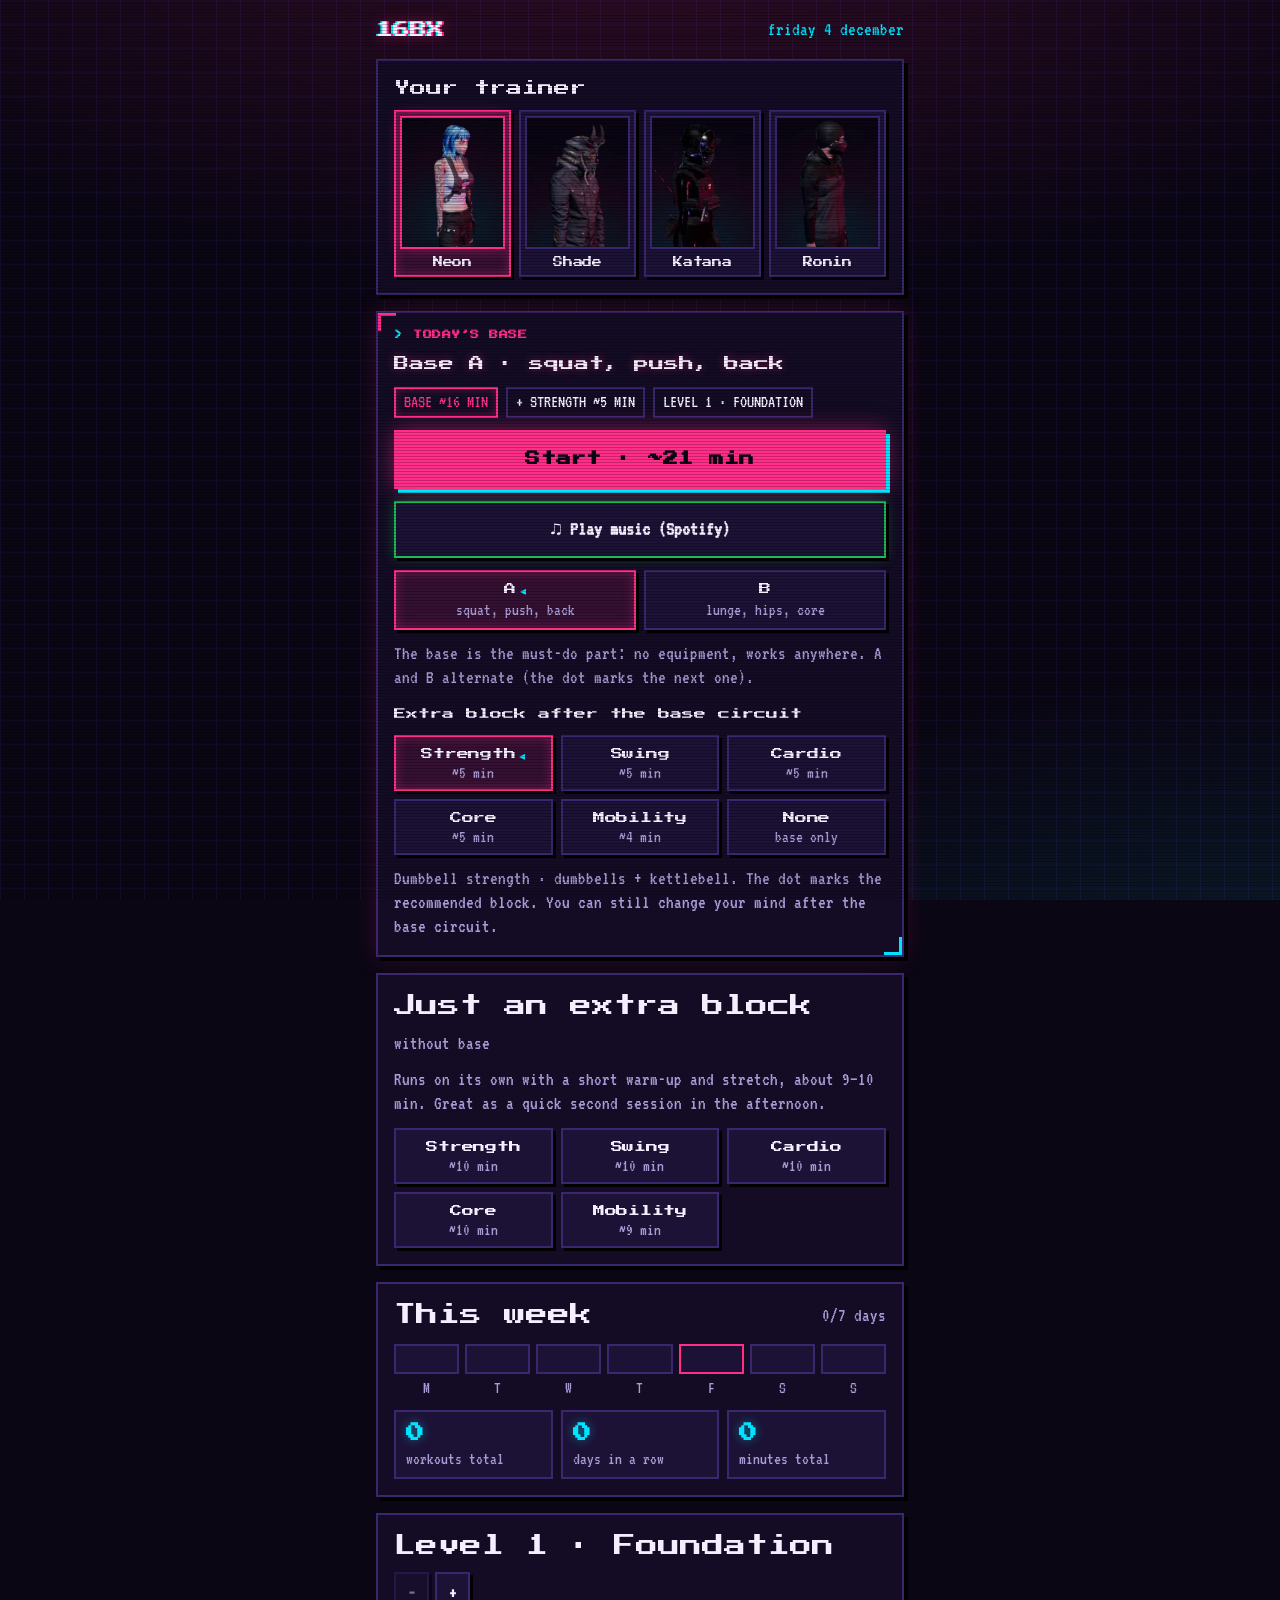
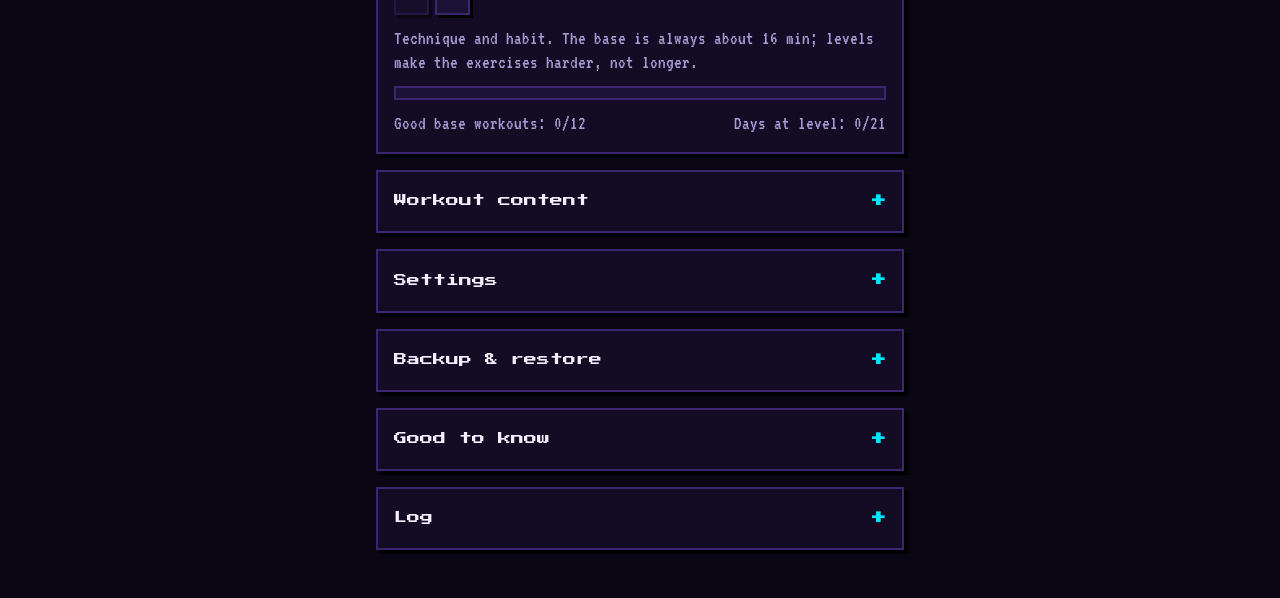
<file: index.html>
<!DOCTYPE html>
<html lang="hu">
<head>
<meta charset="utf-8">
<meta name="viewport" content="width=device-width, initial-scale=1, viewport-fit=cover">
<title>16BX</title>
<meta name="description" content="Napi 15–20 perces otthoni edzés időzítővel, offline is.">
<meta name="theme-color" content="#0A0614">
<meta name="color-scheme" content="dark">
<link rel="manifest" href="manifest.webmanifest">
<link rel="icon" type="image/png" sizes="32x32" href="icons/favicon-32.png">
<link rel="apple-touch-icon" sizes="180x180" href="icons/apple-touch-icon.png">
<meta name="apple-mobile-web-app-capable" content="yes">
<meta name="mobile-web-app-capable" content="yes">
<meta name="apple-mobile-web-app-status-bar-style" content="black-translucent">
<meta name="apple-mobile-web-app-title" content="16BX">
<link rel="preload" href="fonts/press-start-2p-latin-400-normal.woff2" as="font" type="font/woff2" crossorigin>
<link rel="preload" href="fonts/vt323-latin-400-normal.woff2" as="font" type="font/woff2" crossorigin>
<link rel="stylesheet" href="css/fonts.css">
<link rel="stylesheet" href="css/style.css">
<link rel="stylesheet" href="css/neon.css">
</head>
<body>
<main id="home" aria-live="polite"></main>
<section id="player" class="hidden" aria-label="Edzés"></section>
<div id="sheet" class="sheet hidden"></div>
<video id="nosleep" muted playsinline loop style="position:fixed;width:1px;height:1px;opacity:0;pointer-events:none" src="[data-uri]"></video>
<script src="js/figure.js"></script>
<script src="js/figure3d.js" data-model="models/neon.glb"></script>
<script src="js/data.js"></script>
<script src="js/i18n.js"></script>
<script src="js/app.js"></script>
</body>
</html>
</file>
<file: css/fonts.css>
/* Önállóan hosztolt pixelbetűk (Press Start 2P, VT323 – SIL OFL 1.1), latin + latin-ext */
/* press-start-2p-latin-ext-400-normal */
@font-face {
  font-family: 'Press Start 2P';
  font-style: normal;
  font-display: swap;
  font-weight: 400;
  src: url(../fonts/press-start-2p-latin-ext-400-normal.woff2) format('woff2');
  unicode-range: U+0100-02BA,U+02BD-02C5,U+02C7-02CC,U+02CE-02D7,U+02DD-02FF,U+0304,U+0308,U+0329,U+1D00-1DBF,U+1E00-1E9F,U+1EF2-1EFF,U+2020,U+20A0-20AB,U+20AD-20C0,U+2113,U+2C60-2C7F,U+A720-A7FF;
}
/* press-start-2p-latin-400-normal */
@font-face {
  font-family: 'Press Start 2P';
  font-style: normal;
  font-display: swap;
  font-weight: 400;
  src: url(../fonts/press-start-2p-latin-400-normal.woff2) format('woff2');
  unicode-range: U+0000-00FF,U+0131,U+0152-0153,U+02BB-02BC,U+02C6,U+02DA,U+02DC,U+0304,U+0308,U+0329,U+2000-206F,U+20AC,U+2122,U+2191,U+2193,U+2212,U+2215,U+FEFF,U+FFFD;
}
/* vt323-latin-ext-400-normal */
@font-face {
  font-family: 'VT323';
  font-style: normal;
  font-display: swap;
  font-weight: 400;
  src: url(../fonts/vt323-latin-ext-400-normal.woff2) format('woff2');
  unicode-range: U+0100-02BA,U+02BD-02C5,U+02C7-02CC,U+02CE-02D7,U+02DD-02FF,U+0304,U+0308,U+0329,U+1D00-1DBF,U+1E00-1E9F,U+1EF2-1EFF,U+2020,U+20A0-20AB,U+20AD-20C0,U+2113,U+2C60-2C7F,U+A720-A7FF;
}
/* vt323-latin-400-normal */
@font-face {
  font-family: 'VT323';
  font-style: normal;
  font-display: swap;
  font-weight: 400;
  src: url(../fonts/vt323-latin-400-normal.woff2) format('woff2');
  unicode-range: U+0000-00FF,U+0131,U+0152-0153,U+02BB-02BC,U+02C6,U+02DA,U+02DC,U+0304,U+0308,U+0329,U+2000-206F,U+20AC,U+2122,U+2191,U+2193,U+2212,U+2215,U+FEFF,U+FFFD;
}
</file>
<file: css/style.css>
:root {
  /* Egy vizuális világ: sötét edzőterem-kijelző. Munka = narancs, pihenő = kék. */
  --bg: #0F1317; --surface: #181E25; --surface2: #202833; --line: #2C3540;
  --text: #EEF2F5; --muted: #93A0AD; --accent: #FF8A3D; --rest: #4FB3D9; --ok: #5CC98A; --warn: #F2C14E; --err: #E5605A;
  --fig: #EEF2F5; --fig-far: #56636F; --metal: #B9C4CE;
  --display: "Barlow Condensed", "Arial Narrow", system-ui, sans-serif;
  --body: "Barlow", system-ui, -apple-system, "Segoe UI", Roboto, sans-serif;
  color-scheme: dark;
}
* { box-sizing: border-box; }
html, body { height: 100%; margin: 0; }
body { background: var(--bg); color: var(--text); font: 16px/1.45 var(--body); -webkit-tap-highlight-color: transparent;
  padding: env(safe-area-inset-top) env(safe-area-inset-right) env(safe-area-inset-bottom) env(safe-area-inset-left); }
button { font: inherit; color: inherit; cursor: pointer; }
button:focus-visible, summary:focus-visible, input:focus-visible { outline: 2px solid var(--accent); outline-offset: 2px; }
h1, h2, h3 { font-family: var(--display); font-weight: 700; letter-spacing: .01em; margin: 0; text-wrap: balance; }
.num { font-variant-numeric: tabular-nums; }
.hidden { display: none !important; }

/* ---------- KEZDŐLAP ---------- */
#home { max-width: 560px; margin: 0 auto; padding: 18px 16px 48px; display: grid; gap: 16px; }
.top { display: flex; justify-content: space-between; align-items: baseline; gap: 12px; }
.top h1 { font-size: 30px; }
.top .date { color: var(--muted); font-size: 14px; }
.card { background: var(--surface); border: 1px solid var(--line); border-radius: 14px; padding: 16px; display: grid; gap: 12px; }
.today { border-color: color-mix(in srgb, var(--accent) 45%, var(--line)); }
.eyebrow { font-size: 12px; text-transform: uppercase; letter-spacing: .08em; color: var(--muted); font-weight: 600; }
.today h2 { font-size: 28px; line-height: 1.1; }
.meta { display: flex; flex-wrap: wrap; gap: 8px; }
.pill { font-size: 13px; padding: 3px 10px; border-radius: 99px; background: var(--surface2); color: var(--text); border: 1px solid var(--line); }
.pill.accent { border-color: var(--accent); color: var(--accent); }
.btn { border: 0; border-radius: 12px; padding: 14px 18px; font-weight: 600; font-size: 17px; background: var(--surface2); border: 1px solid var(--line); }
.btn.primary { background: var(--accent); color: #1A0E05; border-color: var(--accent); font-family: var(--display); font-size: 22px; letter-spacing: .03em; padding: 14px; }
.btn.small { padding: 8px 12px; font-size: 14px; border-radius: 10px; }
.btn:disabled { opacity: .45; cursor: default; }
.chips { display: grid; grid-template-columns: repeat(4, 1fr); gap: 8px; }
.chip { background: var(--surface2); border: 1px solid var(--line); border-radius: 10px; padding: 8px 4px; text-align: center; display: grid; gap: 0; }
.chip b { font-family: var(--display); font-size: 20px; }
.chip span { font-size: 12px; color: var(--muted); }
.chip[aria-pressed="true"] { border-color: var(--accent); background: color-mix(in srgb, var(--accent) 14%, var(--surface2)); }
.chip.next b::after { content: " •"; color: var(--accent); }
.stats { display: grid; grid-template-columns: repeat(3, 1fr); gap: 8px; }
.stat { background: var(--surface2); border-radius: 10px; padding: 10px; }
.stat b { display: block; font-family: var(--display); font-size: 28px; line-height: 1; }
.stat span { font-size: 12px; color: var(--muted); }
.week { display: grid; grid-template-columns: repeat(7, 1fr); gap: 6px; text-align: center; font-size: 12px; color: var(--muted); }
.week i { display: block; height: 28px; border-radius: 8px; background: var(--surface2); border: 1px solid var(--line); margin-bottom: 3px; font-style: normal; line-height: 26px; color: var(--bg); font-weight: 700; font-family: var(--display); font-size: 15px; }
.week i.done { background: var(--ok); border-color: var(--ok); }
.week i.today { border-color: var(--accent); }
.bar { height: 8px; background: var(--surface2); border-radius: 99px; overflow: hidden; }
.bar > div { height: 100%; background: var(--ok); border-radius: 99px; width: 0; transition: width .3s; }
.row { display: flex; justify-content: space-between; align-items: center; gap: 10px; flex-wrap: wrap; }
.muted { color: var(--muted); font-size: 14px; }
.plan { display: grid; gap: 4px; }
.plan h3 { font-size: 18px; margin-top: 8px; color: var(--muted); font-weight: 600; }
.plan button { display: flex; justify-content: space-between; gap: 10px; background: none; border: 0; border-bottom: 1px solid var(--line); padding: 9px 2px; text-align: left; }
.plan button span:last-child { color: var(--muted); white-space: nowrap; }
.plan button:active { background: var(--surface2); }
.set { display: flex; justify-content: space-between; align-items: center; gap: 12px; padding: 6px 0; }
.set label { flex: 1; }
.set small { display: block; color: var(--muted); font-size: 13px; }
.switch { appearance: none; width: 50px; height: 30px; border-radius: 99px; background: var(--surface2); border: 1px solid var(--line); position: relative; flex: none; cursor: pointer; }
.switch::after { content: ""; position: absolute; top: 3px; left: 3px; width: 22px; height: 22px; border-radius: 50%; background: var(--muted); transition: .2s; }
.switch:checked { background: var(--accent); border-color: var(--accent); }
.switch:checked::after { left: 23px; background: #1A0E05; }
details { border-top: 1px solid var(--line); padding: 10px 0 0; }
details:first-of-type { border-top: 0; padding-top: 0; }
summary { cursor: pointer; font-weight: 600; padding: 4px 0; }
details p, details li { color: #C9D2DA; font-size: 15px; }
details ul { padding-left: 20px; margin: 6px 0; }
.log { display: grid; gap: 6px; font-size: 14px; }
.log div { display: flex; justify-content: space-between; gap: 8px; border-bottom: 1px solid var(--line); padding-bottom: 6px; }
.notice { border-left: 3px solid var(--warn); padding: 8px 12px; background: color-mix(in srgb, var(--warn) 10%, var(--surface)); border-radius: 0 10px 10px 0; font-size: 15px; }
.notice.ok { border-color: var(--ok); background: color-mix(in srgb, var(--ok) 10%, var(--surface)); }
.notice.err { border-color: var(--err); background: color-mix(in srgb, var(--err) 12%, var(--surface)); }
.version { font-size: 12px; opacity: .8; }
.install { border-color: color-mix(in srgb, var(--rest) 50%, var(--line)); }
.bkbtns { display: grid; grid-template-columns: 1fr 1fr; gap: 8px; }
.bkbtns .btn { min-height: 44px; }
.visually-hidden { position: absolute !important; width: 1px; height: 1px; padding: 0; margin: -1px; overflow: hidden; clip: rect(0 0 0 0); white-space: nowrap; border: 0; opacity: 0; }
.bktext { width: 100%; min-height: 140px; resize: vertical; background: var(--bg); color: var(--text); border: 1px solid var(--line); border-radius: 10px; padding: 10px;
  font: 12px/1.4 ui-monospace, SFMono-Regular, Menlo, Consolas, monospace; }
.bktext:focus-visible { outline: 2px solid var(--accent); outline-offset: 2px; }
.bksum { display: grid; gap: 6px; font-size: 15px; }
.bksum div { display: flex; justify-content: space-between; gap: 10px; border-bottom: 1px solid var(--line); padding-bottom: 6px; }
.bksum span { color: var(--muted); }
.bksum b { text-align: right; font-weight: 600; }
.updbar { position: fixed; z-index: 30; left: calc(env(safe-area-inset-left) + 12px); right: calc(env(safe-area-inset-right) + 12px);
  bottom: calc(env(safe-area-inset-bottom) + 12px); max-width: 536px; margin: 0 auto; display: flex; align-items: center; justify-content: space-between; gap: 12px;
  background: var(--surface2); border: 1px solid var(--line); border-radius: 14px; padding: 10px 12px 10px 16px; box-shadow: 0 8px 24px rgb(0 0 0 / .45); font-weight: 600; }
.updbar .btn { background: var(--accent); border-color: var(--accent); color: #1A0E05; flex: none; }

/* ---------- LEJÁTSZÓ ---------- */
#player { position: fixed; inset: 0; background: var(--bg); display: grid; grid-template-rows: auto auto 1fr auto; z-index: 10;
  padding: calc(env(safe-area-inset-top) + 10px) 16px calc(env(safe-area-inset-bottom) + 14px); max-width: 640px; margin: 0 auto; }
.ptop { display: flex; align-items: center; gap: 10px; }
.ptop .x { background: var(--surface2); border: 1px solid var(--line); border-radius: 10px; width: 42px; height: 42px; font-size: 20px; flex: none; }
.ptop .where { flex: 1; min-width: 0; }
.ptop .where div { font-size: 13px; color: var(--muted); white-space: nowrap; overflow: hidden; text-overflow: ellipsis; }
.ptop .listbtn { flex: none; }
.prog { height: 4px; background: var(--surface2); border-radius: 9px; margin: 10px 0 6px; overflow: hidden; }
.prog div { height: 100%; background: var(--accent); width: 0; }
.stage { display: grid; grid-template-rows: auto auto minmax(120px, 1fr) auto; gap: 6px; min-height: 0; text-align: center; }
.phase { justify-self: center; font-family: var(--display); font-size: 17px; letter-spacing: .14em; padding: 3px 14px; border-radius: 99px; background: var(--accent); color: #1A0E05; }
.phase.rest { background: var(--rest); }
.phase.trans { background: var(--surface2); color: var(--text); border: 1px solid var(--line); }
.exname { font-size: clamp(24px, 7vw, 34px); line-height: 1.05; }
.exname .kg { font-family: var(--body); font-size: 15px; font-weight: 600; color: var(--accent); margin-top: 4px; letter-spacing: 0; }
.fig { min-height: 0; display: flex; align-items: center; justify-content: center; }
.fig svg { width: 100%; height: 100%; max-height: 34vh; }
.fg-near, .fg-far { fill: none; stroke-linecap: round; stroke-linejoin: round; stroke-width: 7; }
.fg-near { stroke: var(--fig); } .fg-far { stroke: var(--fig-far); }
.fg-head { fill: var(--fig); }
.fg-ground { stroke: var(--line); stroke-width: 3; }
.fg-kb path { stroke: var(--metal); stroke-width: 4; } .fg-kb circle { fill: var(--metal); }
.fg-db circle { fill: var(--metal); } .fg-db .hole { fill: var(--bg); } .fg-db.far circle { fill: var(--fig-far); }
.fg-box { fill: var(--surface2); stroke: var(--line); }
.rest-mode .fg-near { stroke: color-mix(in srgb, var(--fig) 70%, var(--rest)); }
.timer { font-family: var(--display); font-size: clamp(64px, 22vw, 108px); line-height: .95; font-weight: 700; }
.timer.over { color: var(--warn); }
.side { font-size: 15px; color: var(--muted); min-height: 22px; }
.side b { color: var(--text); }
.cues { text-align: left; margin: 2px 0 0; padding-left: 18px; font-size: 15px; color: #C9D2DA; display: grid; gap: 2px; }
.easy { text-align: left; font-size: 14px; color: var(--muted); }
.easy b { color: var(--warn); font-weight: 600; }
.stepbar { height: 6px; border-radius: 9px; background: var(--surface2); overflow: hidden; }
.stepbar div { height: 100%; background: var(--accent); width: 0; }
.rest-mode .stepbar div, .rest-mode .prog div { background: var(--rest); }
.ctrls { display: grid; grid-template-columns: 1fr 1fr 1.5fr 1fr; gap: 8px; margin-top: 10px; }
.ctrls button { background: var(--surface2); border: 1px solid var(--line); border-radius: 14px; padding: 10px 4px; display: grid; justify-items: center; gap: 2px; font-size: 12px; color: var(--muted); }
.ctrls button svg { width: 26px; height: 26px; fill: var(--text); }
.ctrls .play { background: var(--accent); border-color: var(--accent); color: #1A0E05; font-weight: 600; }
.ctrls .play svg { fill: #1A0E05; width: 32px; height: 32px; }
.rest-mode .ctrls .play { background: var(--rest); border-color: var(--rest); }
.subctrls { display: flex; gap: 8px; justify-content: center; margin-top: 8px; min-height: 38px; }
.info-scroll { overflow-y: auto; min-height: 0; display: grid; gap: 6px; align-content: start; }

/* ---------- LISTA / MODÁL ---------- */
.sheet { position: fixed; inset: 0; z-index: 20; background: rgb(0 0 0 / .6); display: flex; align-items: flex-end; justify-content: center; }
.sheet > div { background: var(--surface); width: 100%; max-width: 560px; max-height: 85%; overflow: auto; border-radius: 18px 18px 0 0; padding: 18px 16px calc(env(safe-area-inset-bottom) + 18px); display: grid; gap: 12px; }
.sheet h2 { font-size: 24px; }
.steplist button { width: 100%; display: flex; justify-content: space-between; gap: 8px; background: none; border: 0; border-bottom: 1px solid var(--line); padding: 10px 2px; text-align: left; }
.steplist button.cur { color: var(--accent); font-weight: 600; }
.steplist button.past { color: var(--muted); }
.steplist h3 { font-size: 16px; color: var(--muted); margin-top: 10px; }
.btns { display: grid; gap: 8px; }
.rate { display: grid; grid-template-columns: 1fr 1fr; gap: 8px; }
.rate button { padding: 14px 8px; border-radius: 12px; background: var(--surface2); border: 1px solid var(--line); font-weight: 600; }
.rate button small { display: block; font-weight: 400; color: var(--muted); font-size: 13px; }
.rate button[aria-pressed="true"] { border-color: var(--accent); }
.big { font-family: var(--display); font-size: 48px; line-height: 1; }
@media (prefers-reduced-motion: reduce) { * { transition: none !important; } }
@media (max-height: 640px) { .cues li:nth-child(3) { display: none; } .fig svg { max-height: 28vh; } }
body:has(.updbar) #home { padding-bottom: 110px; }

/* Frissítési sáv ne takarja a lapokat (modálokat) */
body:has(#sheet:not(.hidden)) .updbar { display: none; }

/* 1.1: alap + plusz blokk választók */
.chips.two { grid-template-columns: repeat(2, 1fr); }
.chips.two .chip span { font-size: 12px; line-height: 1.25; padding: 0 4px; }
.chips.three { grid-template-columns: repeat(3, 1fr); }
.subhead { font-size: 18px; color: var(--text); margin-top: 4px; }
.altlist .btn { text-align: left; font-weight: 600; }
.altlist .btn .muted { font-weight: 400; font-size: 13px; }
</file>
<file: css/neon.css>
/* NEON//PIXEL téma (1.2.0) – saját, eredeti „neon-noir” arcade stílus.
   Elrendezés változatlan; ez a fájl a style.css után töltődik, és csak a megjelenést írja felül.
   Munka = neon magenta, pihenő = neon cián, kész = zöld, figyelmeztetés = borostyán. */
:root {
  --bg: #0A0614; --surface: #130C24; --surface2: #1C1236; --line: #3B2770;
  --text: #F4EEFF; --muted: #A99CD6; --accent: #FF2E88; --rest: #00E5FF; --ok: #3DFF8F; --warn: #FFC21A; --err: #FF4D5E;
  --fig: #00E5FF; --fig-far: #5B41A8; --metal: #FFC21A; --ink: #0A0614;
  --display: "Press Start 2P", ui-monospace, "Courier New", monospace;
  --body: "VT323", ui-monospace, "Courier New", monospace;
  --shadow: 4px 4px 0 0 #000;
}

/* ---- Alap: rács, scanline, betűk ---- */
html { background: var(--bg); }
body, #player {
  background:
    radial-gradient(120% 70% at 50% -10%, rgb(255 46 136 / .16), transparent 60%),
    radial-gradient(90% 60% at 100% 110%, rgb(0 229 255 / .10), transparent 60%),
    linear-gradient(rgb(59 39 112 / .22) 1px, transparent 1px) 0 0 / 24px 24px,
    linear-gradient(90deg, rgb(59 39 112 / .22) 1px, transparent 1px) 0 0 / 24px 24px,
    var(--bg);
  background-attachment: fixed;
}
body { font: 21px/1.25 var(--body); }
body::after {
  content: ""; position: fixed; inset: 0; pointer-events: none; z-index: 100;
  background: repeating-linear-gradient(to bottom, rgb(0 0 0 / .22) 0 1px, transparent 1px 3px);
}
h1, h2, h3 { font-family: var(--display); font-weight: 400; letter-spacing: 0; line-height: 1.45; }
button:focus-visible, summary:focus-visible, input:focus-visible, textarea:focus-visible { outline: 2px dashed var(--rest); outline-offset: 3px; }
::selection { background: var(--accent); color: var(--ink); }

/* ---- Kezdőlap ---- */
.top { align-items: center; }
.top h1 {
  font-size: 17px; color: var(--text); text-transform: uppercase;
  text-shadow: 2px 0 0 var(--accent), -2px 0 0 var(--rest), 0 0 14px rgb(255 46 136 / .55);
}
.top .date { font-size: 19px; text-transform: lowercase; color: var(--rest); }
.card, .sheet > div, .updbar, #player .ctrls button, .rate button, .stat, .chip, .btn, .pill, .phase, .week i,
.bar, .prog, .stepbar, .switch, .switch::after, .bktext, .notice, .ptop .x { border-radius: 0 !important; }

.card { border: 2px solid var(--line); box-shadow: var(--shadow); background-color: var(--surface); }
/* HUD-sarkok a kiemelt kártyán */
.card.today {
  border-color: var(--line);
  background:
    linear-gradient(var(--accent), var(--accent)) left top / 18px 3px no-repeat,
    linear-gradient(var(--accent), var(--accent)) left top / 3px 18px no-repeat,
    linear-gradient(var(--rest), var(--rest)) right bottom / 18px 3px no-repeat,
    linear-gradient(var(--rest), var(--rest)) right bottom / 3px 18px no-repeat,
    var(--surface);
  box-shadow: var(--shadow), 0 0 24px rgb(255 46 136 / .18);
}
.card h2 { font-size: 13px; }
.today h2 { font-size: 15px; line-height: 1.55; color: var(--text); text-shadow: 0 0 10px rgb(255 46 136 / .45); }
.eyebrow { font-family: var(--display); font-size: 9px; letter-spacing: .06em; color: var(--accent); }
.eyebrow::before { content: "> "; color: var(--rest); }
.subhead { font-size: 12px; }
.plan h3, .steplist h3 { font-size: 10px; line-height: 1.6; color: var(--rest); text-transform: uppercase; }
.muted { font-size: 19px; }

.pill { background: transparent; border: 2px solid var(--line); font-size: 18px; padding: 2px 8px; text-transform: uppercase; }
.pill.accent { border-color: var(--accent); color: var(--accent); box-shadow: inset 0 0 8px rgb(255 46 136 / .35); }

/* Gombok: kemény árnyék, megnyomva „lesüllyed” */
.btn { border: 2px solid var(--line); background: var(--surface2); box-shadow: 3px 3px 0 0 #000; font-size: 20px; transition: transform .05s, box-shadow .05s; }
.btn:active:not(:disabled) { transform: translate(2px, 2px); box-shadow: 1px 1px 0 0 #000; }
.btn.small { font-size: 18px; }
.btn.primary {
  background: var(--accent); border-color: var(--accent); color: var(--ink);
  font-family: var(--display); font-size: 15px; letter-spacing: .02em; padding: 18px 14px;
  box-shadow: 4px 4px 0 0 var(--rest), 0 0 22px rgb(255 46 136 / .5);
}
.btn.primary:active { box-shadow: 2px 2px 0 0 var(--rest); }

.chip { border: 2px solid var(--line); background: var(--surface2); box-shadow: 3px 3px 0 0 #000; }
.chip b { font-family: var(--display); font-size: 14px; font-weight: 400; line-height: 1.6; }
.chip span { font-size: 17px; line-height: 1; }
.chip[aria-pressed="true"] { border-color: var(--accent); background: rgb(255 46 136 / .14); box-shadow: 3px 3px 0 0 #000, inset 0 0 12px rgb(255 46 136 / .35); }
.chip.next b::after { content: "◂"; color: var(--rest); margin-left: 4px; }

.stat { background: var(--surface2); border: 2px solid var(--line); }
.stat b { font-family: var(--display); font-size: 18px; line-height: 1.3; color: var(--rest); text-shadow: 0 0 10px rgb(0 229 255 / .45); }
.stat span { font-size: 17px; line-height: 1; display: block; margin-top: 4px; }
.week { font-size: 17px; }
.week i { height: 30px; border: 2px solid var(--line); background: var(--surface2); font-family: var(--display); font-size: 12px; line-height: 26px; color: var(--ink); }
.week i.done { background: var(--ok); border-color: var(--ok); box-shadow: 0 0 10px rgb(61 255 143 / .45); }
.week i.today { border-color: var(--accent); }

/* Szegmentált (pixeles) sávok */
.bar, .prog, .stepbar { background: var(--surface2); border: 2px solid var(--line); }
.bar { height: 14px; } .prog { height: 10px; } .stepbar { height: 12px; }
.bar > div, .prog > div, .stepbar > div {
  border-radius: 0 !important;
  background: repeating-linear-gradient(90deg, var(--seg, var(--ok)) 0 8px, transparent 8px 10px) !important;
  box-shadow: 0 0 8px var(--seg, var(--ok));
}
.prog > div, .stepbar > div { --seg: var(--accent); }
.rest-mode .prog > div, .rest-mode .stepbar > div { --seg: var(--rest); }

.plan button, .steplist button, .log div, .bksum div { border-bottom: 1px dashed var(--line); }
.plan button:active, .steplist button:active { background: rgb(255 46 136 / .10); }

.switch { width: 52px; height: 30px; border: 2px solid var(--line); background: var(--surface2); }
.switch::after { top: 4px; left: 4px; width: 18px; height: 18px; background: var(--muted); }
.switch:checked { background: rgb(255 46 136 / .2); border-color: var(--accent); }
.switch:checked::after { left: 26px; background: var(--accent); box-shadow: 0 0 8px var(--accent); }

summary { font-family: var(--display); font-size: 11px; line-height: 1.7; color: var(--text); }
summary::marker { color: var(--accent); }
details p, details li, .cues { color: #D9D0F5; font-size: 20px; line-height: 1.15; }
.notice { border: 0; border-left: 4px solid var(--warn); background: rgb(255 194 26 / .08); }
.notice.ok { border-left-color: var(--ok); background: rgb(61 255 143 / .08); }
.notice.err { border-left-color: var(--err); background: rgb(255 77 94 / .10); }
.bktext { border: 2px solid var(--line); font-family: var(--body); }
.updbar { border: 2px solid var(--accent); background: var(--surface); box-shadow: 4px 4px 0 0 #000, 0 0 20px rgb(255 46 136 / .35); }
.updbar .btn { color: var(--ink); }

/* ---- Lejátszó ---- */
#player { grid-template-columns: minmax(0, 1fr); }
#player > *, .stage > * { min-width: 0; }
.exname { overflow-wrap: anywhere; }
.ptop .x { border: 2px solid var(--line); background: var(--surface2); box-shadow: 3px 3px 0 0 #000; font-family: var(--display); font-size: 14px; }
.ptop .where b { font-family: var(--display); font-size: 11px; line-height: 1.6; color: var(--rest); }
.ptop .where div { font-size: 18px; }
.phase {
  font-family: var(--display); font-size: 12px; letter-spacing: .08em; padding: 7px 12px 6px;
  background: var(--accent); color: var(--ink); box-shadow: 3px 3px 0 0 #000, 0 0 16px rgb(255 46 136 / .5);
}
.phase::after { content: "_"; margin-left: 4px; animation: caret 1s steps(1) infinite; }
.phase.rest { background: var(--rest); box-shadow: 3px 3px 0 0 #000, 0 0 16px rgb(0 229 255 / .5); }
.phase.trans { background: var(--surface2); color: var(--text); border: 2px solid var(--line); }
@keyframes caret { 50% { opacity: 0; } }
.exname { font-size: clamp(14px, 4.3vw, 19px); line-height: 1.5; text-shadow: 0 0 10px rgb(244 238 255 / .25); }
.exname .kg { font-family: var(--body); font-size: 21px; color: var(--warn); }

.fig svg { overflow: visible; filter: drop-shadow(0 0 4px rgb(0 229 255 / .75)) drop-shadow(0 0 12px rgb(0 229 255 / .35)); }
.fg-near, .fg-far { stroke-linecap: square; stroke-linejoin: miter; }
.fg-ground { stroke: var(--accent); stroke-width: 2; stroke-dasharray: 6 4; opacity: .8; }
.fg-box { fill: var(--surface2); stroke: var(--accent); }

.rest-mode .fg-near { stroke: #B9A6FF; }
.rest-mode .fg-head { fill: #B9A6FF; }

.timer {
  font-family: var(--display); font-weight: 400; font-size: clamp(46px, 16vw, 84px); line-height: 1.1; letter-spacing: -.02em;
  color: var(--text); text-shadow: 3px 3px 0 var(--accent), 0 0 18px rgb(255 46 136 / .6);
}
.rest-mode .timer { text-shadow: 3px 3px 0 var(--rest), 0 0 18px rgb(0 229 255 / .6); }
.timer.over { color: var(--warn); text-shadow: 3px 3px 0 #7a5200, 0 0 18px rgb(255 194 26 / .6); }
.side { font-size: 20px; }
.easy { font-size: 19px; line-height: 1.15; }

.ctrls button { border: 2px solid var(--line); background: var(--surface2); box-shadow: 3px 3px 0 0 #000; font-size: 17px; color: var(--muted); }
.ctrls button:active { transform: translate(2px, 2px); box-shadow: 1px 1px 0 0 #000; }
.ctrls button svg { fill: var(--rest); }
.ctrls .play { background: var(--accent); border-color: var(--accent); color: var(--ink); box-shadow: 3px 3px 0 0 #000, 0 0 18px rgb(255 46 136 / .55); }
.ctrls .play svg { fill: var(--ink); }
.rest-mode .ctrls .play { background: var(--rest); border-color: var(--rest); box-shadow: 3px 3px 0 0 #000, 0 0 18px rgb(0 229 255 / .55); }

/* ---- Lapok / modálok ---- */
.sheet { background: rgb(5 2 12 / .78); }
.sheet > div { border-top: 3px solid var(--accent); box-shadow: 0 -6px 30px rgb(255 46 136 / .25); }
.sheet h2 { font-size: 14px; }
.steplist button.cur { color: var(--accent); }
.rate button { border: 2px solid var(--line); box-shadow: 3px 3px 0 0 #000; font-size: 20px; }
.rate button[aria-pressed="true"] { border-color: var(--accent); box-shadow: 3px 3px 0 0 #000, inset 0 0 12px rgb(255 46 136 / .35); }
.rate button small { font-size: 17px; line-height: 1.1; }
.big { font-family: var(--display); font-size: 34px; line-height: 1.2; color: var(--ok); text-shadow: 3px 3px 0 #000, 0 0 18px rgb(61 255 143 / .55); }

@media (prefers-reduced-motion: reduce) {
  .phase::after { animation: none; }
}

.set small, .log, .bksum, .notice { font-size: 18px; line-height: 1.15; }
.chips.two .chip span { font-size: 17px; }
.altlist .btn .muted { font-size: 17px; }

/* ---- Neon ronin karakter ---- */
.r-shadow { fill: rgb(0 0 0 / .55); }
.r-armor { fill: #5640A8; } .r-armor.far { fill: #2E2366; }
.r-hi { fill: #9A84FF; }
.r-boot { fill: #24184A; } .r-boot.far { fill: #1A1236; }
.r-sole { stroke: var(--rest); stroke-width: 2; }
.r-trim { stroke: var(--rest); stroke-width: 2.6; stroke-linecap: square; } .r-trim.far { stroke: #2C5C86; stroke-width: 2; }
.r-pad { fill: #4A1240; stroke: var(--accent); stroke-width: 1.8; }
.r-led { fill: #E9FEFF; }
.r-glove { fill: #2A1D58; stroke: var(--rest); stroke-width: 1.8; } .r-glove.far { fill: #120A22; stroke: #2C5C86; }
.r-torso { fill: #4A3796; }
.r-plate { fill: #7158D8; }
.r-edge { fill: none; stroke: var(--accent); stroke-width: 2.4; stroke-linejoin: miter; }
.r-core-ring { fill: #120A24; stroke: var(--rest); stroke-width: 1.8; }
.r-core { fill: #E9FEFF; }
.r-belt { fill: #E0A800; } .r-buckle { fill: var(--metal); }
.r-sash { fill: none; stroke: var(--accent); stroke-width: 4.5; stroke-linecap: square; stroke-linejoin: round; }
.r-scab { stroke: #2A1240; stroke-width: 6.5; stroke-linecap: square; }
.r-scab-edge { stroke: var(--accent); stroke-width: 1.8; }
.r-hilt { stroke: #120A24; stroke-width: 5; stroke-linecap: square; }
.r-wrap { stroke: var(--metal); stroke-width: 1.8; }
.r-guard { stroke: var(--metal); stroke-width: 3.2; stroke-linecap: square; }
.r-shikoro { fill: #3A2B7A; stroke: var(--accent); stroke-width: 1.5; }
.r-band { fill: none; stroke: var(--accent); stroke-width: 3.2; stroke-linecap: square; stroke-linejoin: round; }
.r-band.thin { stroke-width: 2.2; stroke: #C21F68; }
.r-helm { fill: #5640A8; stroke: #1A1133; stroke-width: 1.5; }
.r-helm-hi { fill: none; stroke: #B3A2FF; stroke-width: 2.4; stroke-linecap: round; }
.r-mask { fill: #160E2C; }
.r-visor { fill: var(--rest); }
.r-crest { fill: none; stroke: var(--metal); stroke-width: 3; stroke-linecap: square; stroke-linejoin: miter; }
.r-jewel { fill: var(--accent); }
.r-sode { fill: #7158D8; stroke: #1A1133; stroke-width: 1.2; }
.r-sode-edge { stroke: var(--accent); stroke-width: 2.4; stroke-linecap: square; }
.fg-kb path { stroke: #8A97A6; stroke-width: 4; } .fg-kb circle { fill: #2A2F38; } .fg-kb .kb-hi { fill: #5A6574; }
.fg-db rect { fill: #3A4250; } .fg-db .plate { fill: #8A97A6; } .fg-db.far rect { fill: #262B35; } .fg-db.far .plate { fill: #4A5260; }
.fig svg { filter: drop-shadow(0 0 2px rgb(0 229 255 / .55)) drop-shadow(0 0 10px rgb(255 46 136 / .25)); }
.rest-mode .fig svg { filter: saturate(.5) brightness(.8) drop-shadow(0 0 4px rgb(91 65 168 / .8)); }
.r-ghost { opacity: .22; } .r-ghost.g2 { opacity: .38; }
.r-ghost * { fill: var(--rest) !important; stroke: var(--rest) !important; }
.r-visor { animation: visor 2.4s steps(2) infinite; }
@keyframes visor { 50% { fill: #9FF6FF; } }
@media (prefers-reduced-motion: reduce) { .r-visor { animation: none; } }

/* ---- Pixel art sprite ---- */
.fig canvas.sprite { width: 100%; height: 100%; max-height: 34vh; object-fit: contain; image-rendering: pixelated; image-rendering: crisp-edges;
  filter: drop-shadow(0 0 6px rgb(0 229 255 / .25)); }
.rest-mode .fig canvas.sprite { filter: saturate(.55) brightness(.8); }
@media (max-height: 640px) { .fig canvas.sprite { max-height: 28vh; } }
.fig { background: radial-gradient(closest-side at 50% 58%, rgb(0 229 255 / .13), rgb(255 46 136 / .06) 60%, transparent 100%); }

/* ---- 3D figura ---- */
.fig { position: relative; }
.fig canvas.fig3d { position: absolute; inset: 0; width: 100% !important; height: 100% !important; display: block; }
.rest-mode .fig canvas.fig3d { filter: saturate(.6) brightness(.8); }

/* ---- Összecsukható kártyák ---- */
details.card.fold, details.card.fold:first-of-type { padding: 0; gap: 0; border: 2px solid var(--line); }
details.card.fold > summary { list-style: none; cursor: pointer; padding: 16px; display: flex; align-items: center; justify-content: space-between; gap: 12px; font-family: var(--display); }
details.card.fold > summary::-webkit-details-marker { display: none; }
details.card.fold > summary h2 { font-size: 13px; margin: 0; }
details.card.fold > summary::after { content: "+"; font-family: var(--display); font-size: 16px; color: var(--rest); flex: none; }
details.card.fold[open] > summary::after { content: "−"; color: var(--accent); }
details.card.fold > summary:focus-visible { outline: 2px dashed var(--rest); outline-offset: -4px; }
.foldbody { display: grid; gap: 12px; padding: 0 16px 16px; }
details.card.fold details { border-top: 1px dashed var(--line); }
.music-btn { display: block; text-align: center; text-decoration: none; color: var(--text); border-color: #1DB954; box-shadow: 3px 3px 0 0 #000, 0 0 12px rgb(29 185 84 / .35); }
.ptop a.listbtn { text-decoration: none; color: #1DB954; display: grid; place-items: center; min-width: 44px; }

/* karakterválasztó előnézettel */
.chip.charchip { padding: 6px 6px 10px; gap: 4px; }
.chip.charchip img { display: block; width: 100%; height: auto; aspect-ratio: 240 / 304; object-fit: cover; image-rendering: auto;
  border: 2px solid var(--line); background: #0A0614; margin-bottom: 4px; }
.chip.charchip[aria-pressed="true"] img { border-color: var(--accent); box-shadow: 0 0 14px rgb(255 46 136 / .45); }
.charpick { gap: 10px; }
.charpick .chars { display: grid; grid-template-columns: repeat(4, minmax(0, 1fr)); gap: 8px; }
.charpick .chip.charchip { padding: 4px 4px 6px; min-height: 0; }
.charpick .chip.charchip b { font-size: 11px; line-height: 1.4; }
.charpick .chip.charchip img { margin-bottom: 2px; }
.charpick h2 { font-size: 16px !important; margin: 0; }
.gear { display: grid; grid-template-columns: 1fr 1fr; gap: 8px; }
.gear label { display: grid; gap: 4px; font-size: 16px; }
.gear select { min-height: 44px; height: 44px; padding: 0 8px; font-size: 18px; }
.langsel { min-height: 44px; height: 44px; padding: 0 8px; font-size: 18px; width: auto; }
/* hosszabb (pl. angol) feliratok se feszítsék szét a rácsot */
.chips { grid-template-columns: repeat(4, minmax(0, 1fr)); }
.chips.two { grid-template-columns: repeat(2, minmax(0, 1fr)); }
.chips.three { grid-template-columns: repeat(3, minmax(0, 1fr)); }
.chip, .chip b, .chip span { min-width: 0; }
.chip span { overflow-wrap: anywhere; }
.chips .chip b { font-size: 12px; letter-spacing: -0.02em; }
.charpick .chip.charchip b { font-size: 10px; letter-spacing: -0.03em; }
#home { overflow-x: hidden; }
</file>
